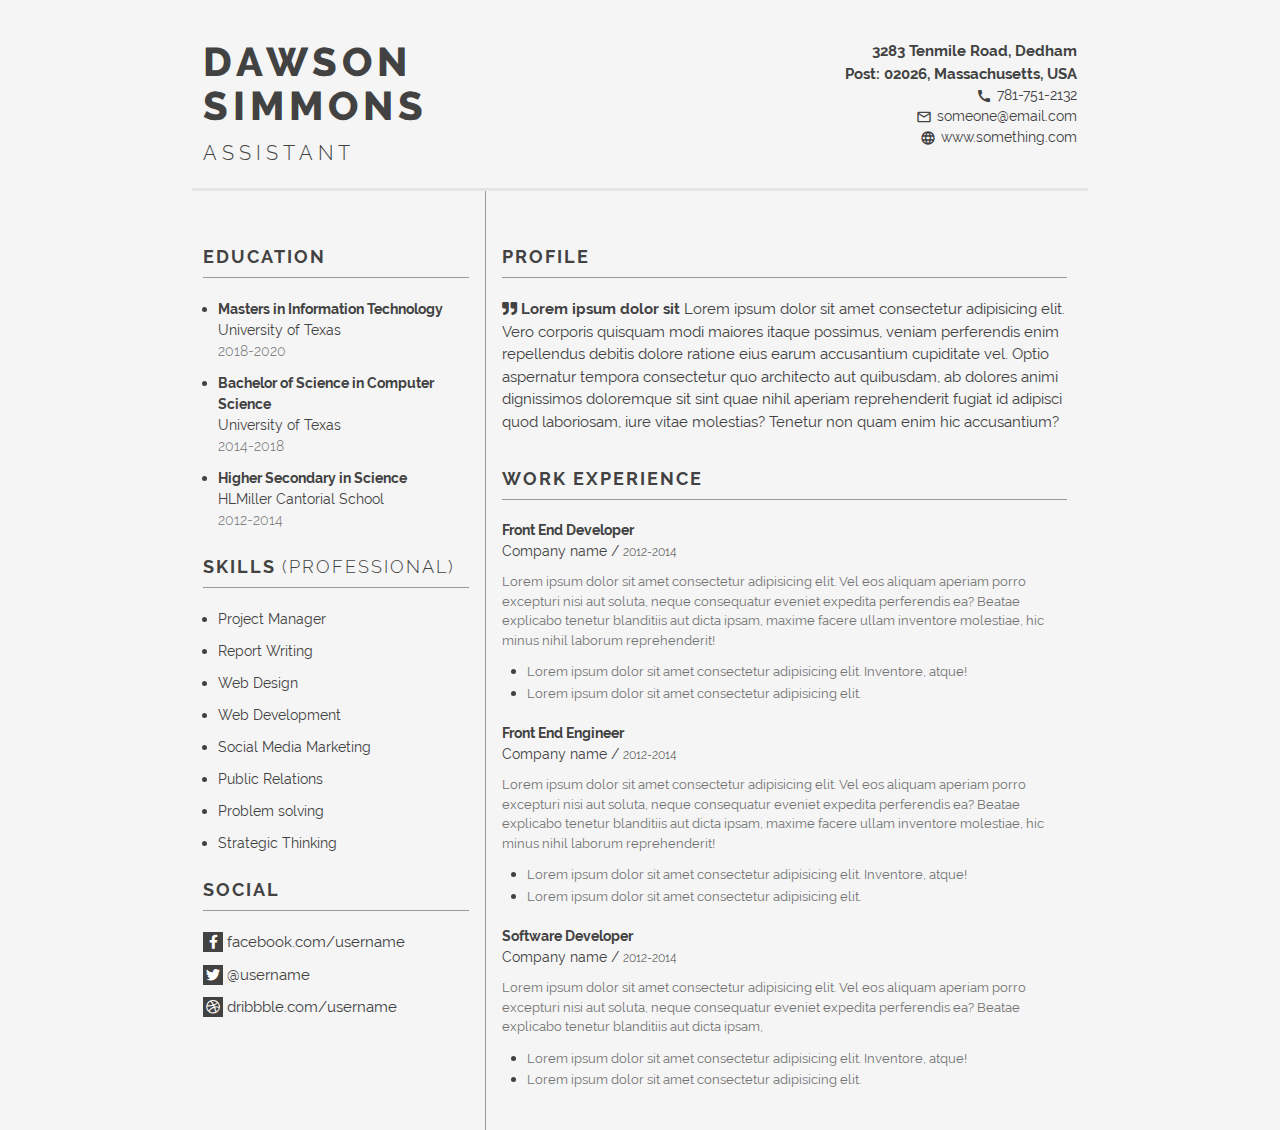
<file: cv_template_1/index.html>
<!DOCTYPE html>
<html lang="en">

<head>
  <meta charset="UTF-8">
  <meta name="viewport" content="width=device-width, initial-scale=1.0">
  <title>CV Template 1</title>
  <link rel="stylesheet" href="assets/css/material-icons.min.css">
  <link rel="stylesheet" href="assets/css/all.min.css">
  <link rel="stylesheet" href="assets/css/materialize.min.css">
  <link rel="stylesheet" href="assets/css/style.css">
  <link rel="stylesheet" href="assets/css/responsive.css">
</head>

<body>
  <!-- Header -->
  <header>
    <div class="container">
      <div class="row">
        <div class="col l4 m12">
          <div class="cv-top">
            <h3 class="name">Dawson simmons</h3>
            <p class="position">Assistant</p>
          </div>
        </div>
        <div class="col l8 m12">
          <div class="address">
            <div class="area">
              <p>3283 Tenmile Road, Dedham</p>
              <p>Post: 02026, Massachusetts, USA</p>
            </div>
            <div class="contact">
              <p>
                <i class="material-icons">call</i>
                <span>781-751-2132</span>
              </p>
              <p>
                <i class="material-icons">mail_outline</i>
                <span>someone@email.com</span>
              </p>
              <p>
                <i class="material-icons">language</i>
                <span>www.something.com</span>
              </p>
            </div>
          </div>
        </div>
      </div>
      <div class="divider"></div>
    </div>
  </header>
  <!-- Header Ends-->

  <main>
    <!-- CV Details goes here -->
    <section class="cv">
      <div class="container">
        <div class="row">
          <!-- left part -->
          <div class="col l4 m12 s12">
            <div class="cv-box">
              <div class="cv-box-single">
                <div class="cv-title">
                  <h5>Education</h5>
                </div>
                <div class="cv-left-content">
                  <ul>
                    <li>
                      <p class="degree-name">Masters in Information Technology</p>
                      <p class="uni-name">University of Texas</p>
                      <p class="pass-year">2018-2020</p>
                    </li>
                    <li>
                      <p class="degree-name">Bachelor of Science in Computer Science</p>
                      <p class="uni-name">University of Texas</p>
                      <p class="pass-year">2014-2018</p>
                    </li>
                    <li>
                      <p class="degree-name">Higher Secondary in Science</p>
                      <p class="uni-name">HLMiller Cantorial School</p>
                      <p class="pass-year">2012-2014</p>
                    </li>
                  </ul>
                </div>
              </div>
              <div class="cv-box-single">
                <div class="cv-title">
                  <h5>skills <span>(professional)</span></h5>
                </div>
                <div class="cv-left-content">
                  <ul>
                    <li>
                      <p>Project Manager</p>
                    </li>
                    <li>
                      <p>Report Writing</p>
                    </li>
                    <li>
                      <p>Web Design</p>
                    </li>
                    <li>
                      <p>Web Development</p>
                    </li>
                    <li>
                      <p>Social Media Marketing</p>
                    </li>
                    <li>
                      <p>Public Relations</p>
                    </li>
                    <li>
                      <p>Problem solving</p>
                    </li>
                    <li>
                      <p>Strategic Thinking</p>
                    </li>
                  </ul>
                </div>
              </div>
              <div class="cv-box-single">
                <div class="cv-title">
                  <h5>Social</h5>
                </div>
                <div class="cv-left-content">
                  <div class="social">
                    <p>
                      <i class="fab fa-facebook-f"></i>
                      <span>facebook.com/username</span>
                    </p>
                    <p>
                      <i class="fab fa-twitter"></i>
                      <span>@username</span>
                    </p>
                    <p>
                      <i class="fab fa-dribbble"></i>
                      <span>dribbble.com/username</span>
                    </p>
                  </div>
                </div>
              </div>
            </div>
          </div>
          <!-- left part ends -->

          <!-- right part -->
          <div class="col l8">
            <div class="cv-box line">
              <div class="cv-box-single ">
                <div class="cv-title">
                  <h5>profile</h5>
                </div>
                <div class="cv-right-content">
                  <p><i class="fas fa-quote-right"></i> <b>Lorem ipsum dolor sit </b> Lorem ipsum dolor sit amet
                    consectetur adipisicing elit. Vero corporis quisquam modi maiores itaque possimus, veniam
                    perferendis enim repellendus debitis dolore ratione eius earum accusantium cupiditate vel. Optio
                    aspernatur tempora consectetur quo architecto aut quibusdam, ab dolores animi dignissimos doloremque
                    sit sint quae nihil aperiam reprehenderit fugiat id adipisci quod laboriosam, iure vitae molestias?
                    Tenetur non quam enim hic accusantium?</p>
                </div>
              </div>
              <div class="cv-box-single">
                <div class="cv-title">
                  <h5>work experience</h5>
                </div>
                <div class="cv-right-content">
                  <div class="work-experience">
                    <p class="job-title">
                      Front End Developer
                    </p>
                    <p class="company-name">
                      Company name / <span>2012-2014</span>
                    </p>
                    <p class="job-des">
                      Lorem ipsum dolor sit amet consectetur adipisicing elit. Vel eos aliquam aperiam porro excepturi
                      nisi aut soluta, neque consequatur eveniet expedita perferendis ea? Beatae explicabo tenetur
                      blanditiis aut dicta ipsam, maxime facere ullam inventore molestiae, hic minus nihil laborum
                      reprehenderit!
                    </p>
                    <ul class="job-award">
                      <li>
                        <p>Lorem ipsum dolor sit amet consectetur adipisicing elit. Inventore, atque!</p>
                      </li>
                      <li>
                        <p>Lorem ipsum dolor sit amet consectetur adipisicing elit.</p>
                      </li>
                    </ul>
                  </div>
                  <div class="work-experience">
                    <p class="job-title">
                      Front End Engineer
                    </p>
                    <p class="company-name">
                      Company name / <span>2012-2014</span>
                    </p>
                    <p class="job-des">
                      Lorem ipsum dolor sit amet consectetur adipisicing elit. Vel eos aliquam aperiam porro excepturi
                      nisi aut soluta, neque consequatur eveniet expedita perferendis ea? Beatae explicabo tenetur
                      blanditiis aut dicta ipsam, maxime facere ullam inventore molestiae, hic minus nihil laborum
                      reprehenderit!
                    </p>
                    <ul class="job-award">
                      <li>
                        <p>Lorem ipsum dolor sit amet consectetur adipisicing elit. Inventore, atque!</p>
                      </li>
                      <li>
                        <p>Lorem ipsum dolor sit amet consectetur adipisicing elit.</p>
                      </li>
                    </ul>
                  </div>
                  <div class="work-experience">
                    <p class="job-title">
                      Software Developer
                    </p>
                    <p class="company-name">
                      Company name / <span>2012-2014</span>
                    </p>
                    <p class="job-des">
                      Lorem ipsum dolor sit amet consectetur adipisicing elit. Vel eos aliquam aperiam porro excepturi
                      nisi aut soluta, neque consequatur eveniet expedita perferendis ea? Beatae explicabo tenetur
                      blanditiis aut dicta ipsam,
                    </p>
                    <ul class="job-award">
                      <li>
                        <p>Lorem ipsum dolor sit amet consectetur adipisicing elit. Inventore, atque!</p>
                      </li>
                      <li>
                        <p>Lorem ipsum dolor sit amet consectetur adipisicing elit.</p>
                      </li>
                    </ul>
                  </div>
                </div>
              </div>
            </div>
          </div>
          <!-- right part ends -->
        </div>
      </div>
    </section>
  </main>
</body>

</html>
</file>
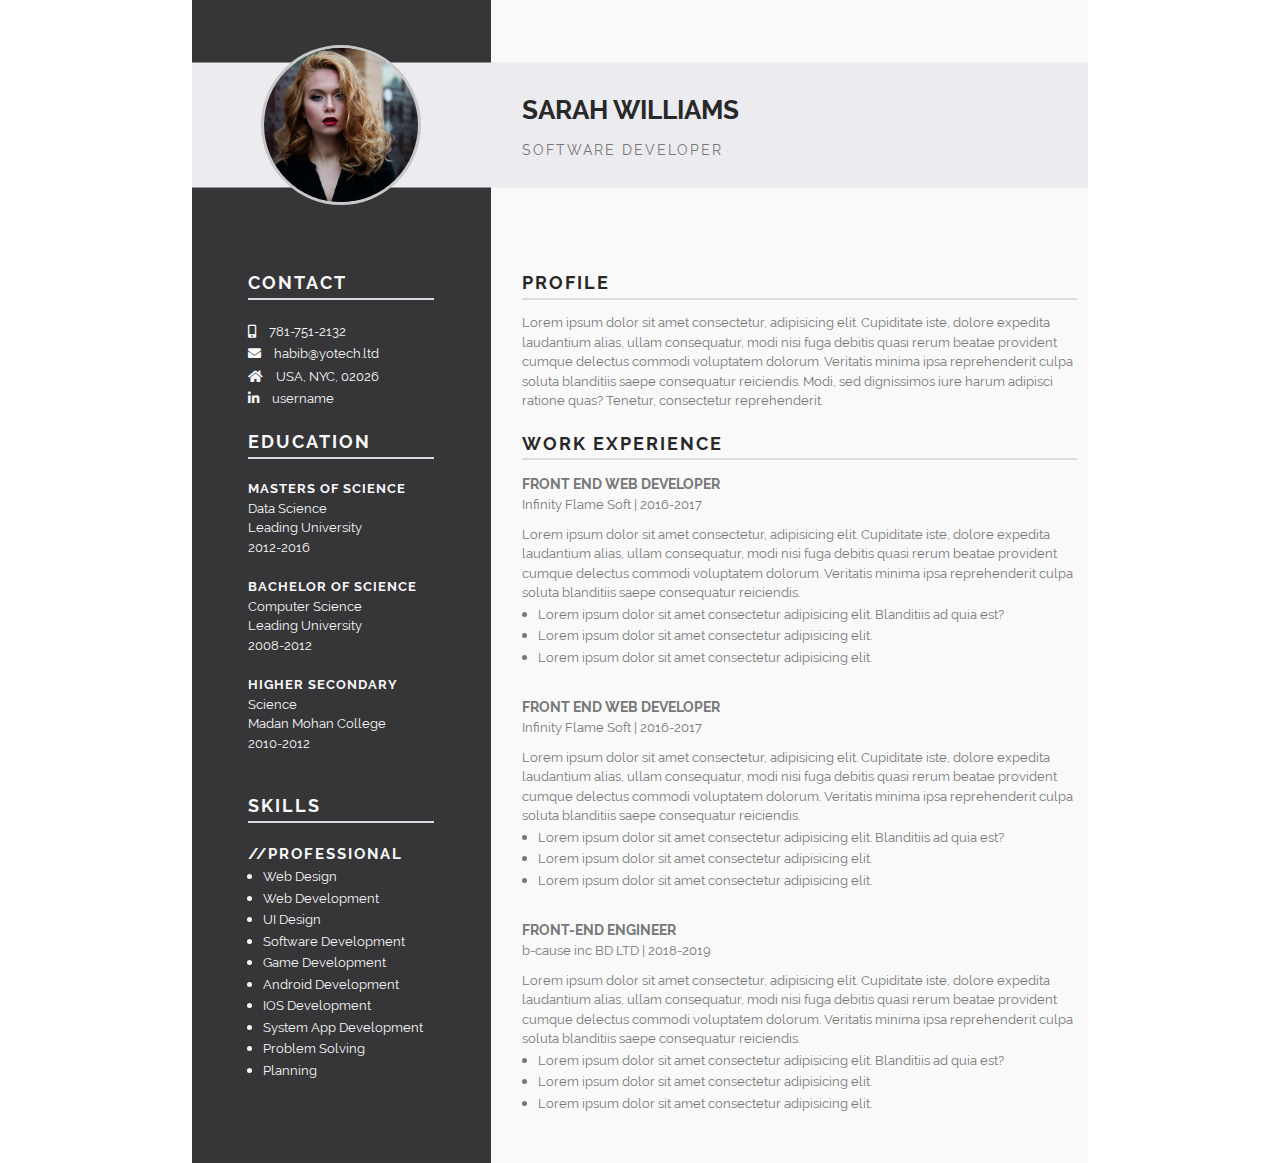
<file: cv_template_2/index.html>
<!DOCTYPE html>
<html lang="en">

<head>
  <meta charset="UTF-8">
  <meta name="viewport" content="width=device-width, initial-scale=1.0">
  <title>CV Template 2</title>
  <link rel="stylesheet" href="assets/css/material-icons.min.css">
  <link rel="stylesheet" href="assets/css/all.min.css">
  <link rel="stylesheet" href="assets/css/materialize.min.css">
  <link rel="stylesheet" href="assets/css/style.css">
  <link rel="stylesheet" href="assets/css/responsive.css">
</head>

<body>
  <section class="cv">
    <div class="container">
      <div class="background-color">
        <div class="header">
          <div class="row m-0">
            <div class="col s4 m4 l4">
              <div class="cv-left">
                <div class="cv-head">
                  <img src="assets/img/1.jpg" alt="">
                </div>
              </div>
            </div>
            <div class="col s8 m8 l8">
              <div class="cv-right">
                <div class="cv-head">
                  <h2 class="name">Sarah Williams</h2>
                  <p class="profession">Software Developer</p>
                </div>
              </div>
            </div>
          </div>
        </div>
        <div class="row">
          <div class="col s4 m4 l4">
            <div class="cv-left">
              <div class="cv-left-content">
                <div class="cv-left-title">
                  <h4>Contact</h4>
                </div>
                <div class="cv-content">
                  <ul>
                    <li>
                      <a href="#!">
                        <i class="fas fa-mobile-alt"></i>
                        <span>781-751-2132</span>
                      </a>
                    </li>
                    <li>
                      <a href="mailto:habib@yotech.ltd">
                        <i class="fas fa-envelope"></i>
                        <span>habib@yotech.ltd</span>
                      </a>
                    </li>
                    <li>
                      <a href="#!">
                        <i class="fas fa-home"></i>
                        <span>USA, NYC, 02026 </span>
                      </a>
                    </li>
                    <li>
                      <a href="#!">
                        <i class="fab fa-linkedin-in"></i>
                        <span>username</span>
                      </a>
                    </li>
                  </ul>
                </div>
              </div>
              <div class="cv-left-content">
                <div class="cv-left-title">
                  <h4>Education</h4>
                </div>
                <div class="cv-content">
                  <ul class="education">
                    <li>
                      <p class="degree">Masters of Science</p>
                      <p class="major">Data Science</p>
                      <p class="uni-name">Leading University</p>
                      <p class="grad-year">2012-2016</p>
                    </li>
                    <li>
                      <p class="degree">Bachelor of Science</p>
                      <p class="major">Computer Science</p>
                      <p class="uni-name">Leading University</p>
                      <p class="grad-year">2008-2012</p>
                    </li>
                    <li>
                      <p class="degree">Higher Secondary</p>
                      <p class="major">Science</p>
                      <p class="uni-name">Madan Mohan College</p>
                      <p class="grad-year">2010-2012</p>
                    </li>
                  </ul>
                </div>
              </div>
              <div class="cv-left-content">
                <div class="cv-left-title">
                  <h4>Skills</h4>
                </div>
                <div class="cv-content">
                  <p class="professional">//Professional</p>

                  <ul class="skill">

                    <li>
                      <p class="single-skill">Web Design</p>
                    </li>
                    <li>
                      <p class="single-skill">Web Development</p>
                    </li>
                    <li>
                      <p class="single-skill">UI Design</p>
                    </li>
                    <li>
                      <p class="single-skill">Software Development</p>
                    </li>
                    <li>
                      <p class="single-skill">Game Development</p>
                    </li>
                    <li>
                      <p class="single-skill">Android Development</p>
                    </li>
                    <li>
                      <p class="single-skill">IOS Development</p>
                    </li>
                    <li>
                      <p class="single-skill">System App Development</p>
                    </li>
                    <li>
                      <p class="single-skill">Problem Solving</p>
                    </li>
                    <li>
                      <p class="single-skill">Planning</p>
                    </li>
                  </ul>
                </div>
              </div>
            </div>
          </div>
          <div class="col s8 m8 l8">
            <div class="bg-white">
              <div class="row">
                <div class="col l12">
                  <div class="cv-right">
                    <div class="cv-right-content">
                      <div class="cv-title">
                        <h4>profile</h4>
                      </div>
                      <div class="cv-content">
                        <div class="cv-des">
                          <p>Lorem ipsum dolor sit amet consectetur, adipisicing elit. Cupiditate iste, dolore expedita
                            laudantium alias, ullam consequatur, modi nisi fuga debitis quasi rerum beatae provident
                            cumque
                            delectus commodi voluptatem dolorum. Veritatis minima ipsa reprehenderit culpa soluta
                            blanditiis
                            saepe consequatur reiciendis. Modi, sed dignissimos iure harum adipisci ratione quas?
                            Tenetur,
                            consectetur reprehenderit.</p>
                        </div>
                      </div>
                    </div>
                    <div class="cv-right-content">
                      <div class="cv-title">
                        <h4>work experience</h4>
                      </div>
                      <div class="cv-content">
                        <div class="job-title">
                          <p class="title">Front End Web Developer</p>
                          <p class="company">Infinity Flame Soft | <span>2016-2017</span></p>
                        </div>
                        <div class="cv-des">
                          <p>Lorem ipsum dolor sit amet consectetur, adipisicing elit. Cupiditate iste, dolore expedita
                            laudantium alias, ullam consequatur, modi nisi fuga debitis quasi rerum beatae provident
                            cumque
                            delectus commodi voluptatem dolorum. Veritatis minima ipsa reprehenderit culpa soluta
                            blanditiis
                            saepe consequatur reiciendis.</p>
                        </div>
                        <div class="job-award">
                          <ul>
                            <li>
                              <p>Lorem ipsum dolor sit amet consectetur adipisicing elit. Blanditiis ad quia est?</p>
                            </li>
                            <li>
                              <p>Lorem ipsum dolor sit amet consectetur adipisicing elit.</p>
                            </li>
                            <li>
                              <p>Lorem ipsum dolor sit amet consectetur adipisicing elit.</p>
                            </li>
                          </ul>
                        </div>
                      </div>
                      <div class="cv-content">
                        <div class="job-title">
                          <p class="title">Front End Web Developer</p>
                          <p class="company">Infinity Flame Soft | <span>2016-2017</span></p>
                        </div>
                        <div class="cv-des">
                          <p>Lorem ipsum dolor sit amet consectetur, adipisicing elit. Cupiditate iste, dolore expedita
                            laudantium alias, ullam consequatur, modi nisi fuga debitis quasi rerum beatae provident
                            cumque
                            delectus commodi voluptatem dolorum. Veritatis minima ipsa reprehenderit culpa soluta
                            blanditiis
                            saepe consequatur reiciendis.</p>
                        </div>
                        <div class="job-award">
                          <ul>
                            <li>
                              <p>Lorem ipsum dolor sit amet consectetur adipisicing elit. Blanditiis ad quia est?</p>
                            </li>
                            <li>
                              <p>Lorem ipsum dolor sit amet consectetur adipisicing elit.</p>
                            </li>
                            <li>
                              <p>Lorem ipsum dolor sit amet consectetur adipisicing elit.</p>
                            </li>
                          </ul>
                        </div>
                      </div>
                      <div class="cv-content">
                        <div class="job-title">
                          <p class="title">Front-End Engineer</p>
                          <p class="company">b-cause inc BD LTD | <span>2018-2019</span></p>
                        </div>
                        <div class="cv-des">
                          <p>Lorem ipsum dolor sit amet consectetur, adipisicing elit. Cupiditate iste, dolore expedita
                            laudantium alias, ullam consequatur, modi nisi fuga debitis quasi rerum beatae provident
                            cumque
                            delectus commodi voluptatem dolorum. Veritatis minima ipsa reprehenderit culpa soluta
                            blanditiis
                            saepe consequatur reiciendis.</p>
                        </div>
                        <div class="job-award">
                          <ul>
                            <li>
                              <p>Lorem ipsum dolor sit amet consectetur adipisicing elit. Blanditiis ad quia est?</p>
                            </li>
                            <li>
                              <p>Lorem ipsum dolor sit amet consectetur adipisicing elit.</p>
                            </li>
                            <li>
                              <p>Lorem ipsum dolor sit amet consectetur adipisicing elit.</p>
                            </li>
                          </ul>
                        </div>
                      </div>
                    </div>
                  </div>
                </div>
              </div>
            </div>
          </div>
        </div>
      </div>
    </div>
  </section>
</body>

</html>
</file>
<file: cv_template_1/assets/css/style.css>
* {
  margin: 0;
  padding: 0;
  -webkit-box-sizing: border-box;
          box-sizing: border-box;
}

html,
body {
  height: 100%;
}

@font-face {
  font-family: 'Raleway';
  src: url("../fonts/Raleway/Raleway-Black.ttf");
  font-weight: 900;
}

@font-face {
  font-family: 'Raleway';
  src: url("../fonts/Raleway/Raleway-Bold.ttf");
  font-weight: 700;
}

@font-face {
  font-family: 'Raleway';
  src: url("../fonts/Raleway/Raleway-ExtraBold.ttf");
  font-weight: 800;
}

@font-face {
  font-family: 'Raleway';
  src: url("../fonts/Raleway/Raleway-Light.ttf");
  font-weight: 300;
}

@font-face {
  font-family: 'Raleway';
  src: url("../fonts/Raleway/Raleway-Regular.ttf");
  font-weight: 400;
}

@font-face {
  font-family: 'Material Icons';
  font-style: normal;
  font-weight: 400;
  src: url(../iconfont/MaterialIcons-Regular.eot);
  /* For IE6-8 */
  src: local("Material Icons"), local("MaterialIcons-Regular"), url(../iconfont/MaterialIcons-Regular.woff2) format("woff2"), url(../iconfont/MaterialIcons-Regular.woff) format("woff"), url(../iconfont/MaterialIcons-Regular.ttf) format("truetype");
}

m-0 {
  margin: 0;
}

.border-none {
  border-top: none !important;
  border-right: none !important;
  border-left: none !important;
  border-bottom: none !important;
}

.material-icons {
  font-family: 'Material Icons';
  font-weight: normal;
  font-style: normal;
  font-size: 24px;
  /* Preferred icon size */
  display: inline-block;
  line-height: 1;
  text-transform: none;
  letter-spacing: normal;
  word-wrap: normal;
  white-space: nowrap;
  direction: ltr;
  /* Support for all WebKit browsers. */
  -webkit-font-smoothing: antialiased;
  /* Support for Safari and Chrome. */
  text-rendering: optimizeLegibility;
  /* Support for Firefox. */
  -moz-osx-font-smoothing: grayscale;
  /* Support for IE. */
  -webkit-font-feature-settings: 'liga';
          font-feature-settings: 'liga';
}

body {
  font-family: 'Raleway', 'sans-serif';
  position: relative;
  color: #424242;
  background-color: #f5f5f5;
}

.divider {
  background-color: #e5e5e5;
  height: 3px;
}

.line {
  position: relative;
}

.line::before {
  position: absolute;
  content: '';
  background-color: #999;
  width: 1px;
  height: 100%;
  left: -3%;
  top: 0;
}

header {
  padding: 40px 0 0 0;
}

header .cv-top .name {
  font-size: 40px;
  text-transform: uppercase;
  font-weight: 800;
  letter-spacing: 5px;
  margin: 0;
  margin-bottom: 10px;
}

header .cv-top .position {
  text-transform: uppercase;
  font-weight: 300;
  font-size: 20px;
  letter-spacing: 5px;
}

header .address {
  text-align: right;
}

header .address .area p {
  font-weight: 700;
}

header .address .contact p {
  -webkit-box-pack: end;
      -ms-flex-pack: end;
          justify-content: flex-end;
  margin: 0;
  display: -webkit-box;
  display: -ms-flexbox;
  display: flex;
  font-size: 16px;
  -webkit-box-align: center;
      -ms-flex-align: center;
          align-items: center;
}

header .address .contact p span {
  font-size: 14px;
}

header .address .contact p i {
  padding-right: 5px;
  font-size: 16px;
}

section .cv-box {
  padding-top: 40px;
}

section .cv-box-single {
  padding: 0 10px 0 0;
}

section .cv-box-single .cv-title {
  border-bottom: 1px solid #999;
}

section .cv-box-single .cv-title h5 {
  letter-spacing: 2px;
  text-transform: uppercase;
  font-weight: 700;
  font-size: 18px;
}

section .cv-box-single .cv-title h5 span {
  font-weight: 300;
  letter-spacing: 2px;
}

section .cv-box-single .cv-left-content ul {
  padding-top: 20px;
}

section .cv-box-single .cv-left-content ul li {
  margin-left: 15px;
  list-style: disc;
  padding-bottom: 10px;
}

section .cv-box-single .cv-left-content ul li p {
  font-size: 14px;
}

section .cv-box-single .cv-left-content ul li .degree-name {
  font-weight: 700;
}

section .cv-box-single .cv-left-content ul li .uni-name {
  font-weight: 400;
}

section .cv-box-single .cv-left-content ul li .pass-year {
  color: #717171;
  font-weight: 300;
}

section .cv-box-single .cv-left-content .social {
  padding-top: 20px;
}

section .cv-box-single .cv-left-content .social p {
  padding-bottom: 10px;
}

section .cv-box-single .cv-left-content .social p i {
  background-color: #424242;
  color: #fff;
  width: 20px;
  height: 20px;
  line-height: 20px;
  text-align: center;
  font-size: 14px;
}

section .cv-box-single .cv-right-content {
  padding: 20px 0;
}

section .cv-box-single .cv-right-content .work-experience {
  padding-bottom: 20px;
}

section .cv-box-single .cv-right-content .work-experience p {
  font-size: 14px;
}

section .cv-box-single .cv-right-content .work-experience .job-title {
  font-weight: 700;
}

section .cv-box-single .cv-right-content .work-experience .company-name {
  font-weight: 400;
}

section .cv-box-single .cv-right-content .work-experience .company-name span {
  font-size: 12px;
  font-weight: 300;
}

section .cv-box-single .cv-right-content .work-experience .job-des {
  color: #717171;
  font-size: 13px;
  padding: 10px 0;
}

section .cv-box-single .cv-right-content .work-experience .job-award {
  padding: 0 0 0 25px;
}

section .cv-box-single .cv-right-content .work-experience .job-award li {
  list-style-type: disc;
}

section .cv-box-single .cv-right-content .work-experience .job-award li p {
  font-size: 13px;
  color: #717171;
}
/*# sourceMappingURL=style.css.map */
</file>
<file: cv_template_1/assets/css/responsive.css>
/* XL Device :992px. 980px */
/* MD Device :768px. 750px */
@media (max-width: 991px) {
  .line::before {
    display: none !important;
  }
  header .address {
    margin-top: 10px;
    text-align: left;
  }
  header .address .contact p {
    -webkit-box-pack: start;
        -ms-flex-pack: start;
            justify-content: flex-start;
  }
  .cv-box {
    display: -webkit-box;
    display: -ms-flexbox;
    display: flex;
  }
  .cv .line {
    -webkit-box-orient: vertical;
    -webkit-box-direction: normal;
        -ms-flex-flow: column;
            flex-flow: column;
  }
}

/* Mobile Layout: 320px. 300px */
@media (max-width: 767px) {
  .cv-box {
    display: -webkit-box;
    display: -ms-flexbox;
    display: flex;
    -webkit-box-orient: vertical;
    -webkit-box-direction: normal;
        -ms-flex-flow: column;
            flex-flow: column;
  }
}
/*# sourceMappingURL=responsive.css.map */
</file>
<file: cv_template_2/assets/css/style.css>
* {
  margin: 0;
  padding: 0;
  -webkit-box-sizing: border-box;
          box-sizing: border-box;
}

html,
body {
  height: 100%;
}

@font-face {
  font-family: 'Raleway';
  src: url("../fonts/Raleway/Raleway-Black.ttf");
  font-weight: 900;
}

@font-face {
  font-family: 'Raleway';
  src: url("../fonts/Raleway/Raleway-Bold.ttf");
  font-weight: 700;
}

@font-face {
  font-family: 'Raleway';
  src: url("../fonts/Raleway/Raleway-ExtraBold.ttf");
  font-weight: 800;
}

@font-face {
  font-family: 'Raleway';
  src: url("../fonts/Raleway/Raleway-Light.ttf");
  font-weight: 300;
}

@font-face {
  font-family: 'Raleway';
  src: url("../fonts/Raleway/Raleway-Regular.ttf");
  font-weight: 400;
}

.border-none {
  border-top: none !important;
  border-right: none !important;
  border-left: none !important;
  border-bottom: none !important;
}

.m-0 {
  margin: 0;
}

.h-100 {
  height: 100%;
}

body {
  font-family: 'Raleway', 'sans-serif';
  position: relative;
}

.cv .cv-left-content .cv-left-title h4, .cv .cv-right-content .cv-title h4 {
  font-size: 18px;
  text-transform: uppercase;
  font-weight: 700;
  letter-spacing: 2px;
  padding-bottom: 5px;
}

.cv .background-color {
  position: relative;
}

.cv .background-color::before {
  position: absolute;
  content: '';
  top: 0;
  left: 0;
  width: 33.33%;
  height: 100%;
  z-index: -2;
  background-color: #363638;
}

.cv .background-color::after {
  position: absolute;
  content: '';
  top: 0;
  left: 33.33%;
  width: 66.66%;
  background-color: #F9F9F9;
  height: 100%;
  z-index: -2;
}

.cv .background-color .header {
  position: relative;
  margin: 0;
  padding: 45px 0;
}

.cv .background-color .header::before {
  position: absolute;
  content: '';
  width: 100%;
  height: 50%;
  z-index: -1;
  background-color: #ECEBF0;
  top: 50%;
  left: 0;
  -webkit-transform: translate(0, -50%);
          transform: translate(0, -50%);
}

.cv .cv-left {
  padding: 0 45px;
}

.cv .cv-left .cv-head {
  display: table;
  margin: auto;
}

.cv .cv-left .cv-head img {
  -o-object-fit: cover;
     object-fit: cover;
  display: block;
  border-radius: 50%;
  width: 160px;
  height: 160px;
  border: 3px solid #c8c8c8;
}

.cv .cv-left-content .cv-left-title h4 {
  color: #f9f9fb;
  border-bottom: 2px solid #dadae2;
}

.cv .cv-left-content .cv-content {
  margin: 20px 0;
}

.cv .cv-left-content .cv-content .professional {
  font-weight: 600;
  text-transform: uppercase;
  color: #f9f9fb;
  letter-spacing: 2px;
}

.cv .cv-left-content .cv-content ul li a {
  color: #f9f9fb;
  font-size: 13px;
}

.cv .cv-left-content .cv-content ul li a i {
  padding-right: 10px;
  text-align: center;
}

.cv .cv-left-content .cv-content ul li p {
  color: #f9f9fb;
  font-size: 13px;
}

.cv .cv-left-content .cv-content .education li {
  padding-bottom: 20px;
}

.cv .cv-left-content .cv-content .education li p {
  color: #f9f9fb;
  font-size: 13px;
}

.cv .cv-left-content .cv-content .education li .degree {
  font-weight: 600;
  text-transform: uppercase;
  letter-spacing: 1px;
}

.cv .cv-left-content .cv-content .skill {
  padding-left: 15px;
}

.cv .cv-left-content .cv-content .skill li {
  list-style: disc;
  color: #f9f9fb;
}

.cv .cv-right {
  padding-left: 20px;
}

.cv .cv-right .cv-head {
  height: 160px;
  display: -webkit-box;
  display: -ms-flexbox;
  display: flex;
  -webkit-box-orient: vertical;
  -webkit-box-direction: normal;
      -ms-flex-flow: column;
          flex-flow: column;
  -webkit-box-pack: center;
      -ms-flex-pack: center;
          justify-content: center;
}

.cv .cv-right .cv-head .name {
  text-transform: uppercase;
  font-weight: 600;
  margin: 0;
  font-size: 26px;
  line-height: 40px;
  color: #282828;
}

.cv .cv-right .cv-head .profession {
  letter-spacing: 2px;
  color: #777777;
  padding-top: 10px;
  font-size: 14px;
  text-transform: uppercase;
}

.cv .cv-right-content .cv-title h4 {
  color: #282828;
  border-bottom: 2px solid #dadae2;
}

.cv .cv-right-content .cv-content p {
  font-size: 13px;
  color: #777777;
}

.cv .cv-right-content .cv-content .job-title {
  margin-bottom: 10px;
}

.cv .cv-right-content .cv-content .job-title .title {
  font-size: 14px;
  font-weight: 600;
  text-transform: uppercase;
}

.cv .cv-right-content .cv-content .job-award {
  margin-bottom: 30px;
}

.cv .cv-right-content .cv-content .job-award ul {
  padding-left: 16px;
}

.cv .cv-right-content .cv-content .job-award ul li {
  list-style: disc;
  color: #777777;
}
/*# sourceMappingURL=style.css.map */
</file>
<file: cv_template_2/assets/css/responsive.css>
@media (max-width: 1200px) {
  .cv-left {
    padding: 0 30px !important;
  }
}

@media (max-width: 991px) {
  .cv-left {
    padding: 0 10px !important;
  }
  .header {
    padding: 30px 0 !important;
  }
  .cv-content ul li a i {
    padding-right: 5px !important;
  }
  .cv-head {
    height: 130px !important;
  }
  .cv-head img {
    width: 130px !important;
    height: 130px !important;
  }
}

/* Mobile Layout: 320px. 300px */
@media (max-width: 599px) {
  body p {
    word-break: break-all !important;
  }
  body h4 {
    word-break: break-all;
  }
  body span {
    word-break: break-all;
  }
  body a {
    word-break: break-all;
  }
  .cv-left {
    padding: 0 0 !important;
  }
  .header {
    padding: 15px 0 !important;
  }
  .cv-content ul li a i {
    padding-right: 5px !important;
  }
  .cv-head {
    height: 90px !important;
  }
  .cv-head img {
    width: 90px !important;
    height: 90px !important;
  }
  .cv-head .name {
    font-size: 14px !important;
    line-height: 1 !important;
  }
  .cv-head .profession {
    padding-top: 0 !important;
    font-size: 12px !important;
    letter-spacing: 0 !important;
  }
  .cv-left-title h4 {
    font-size: 13px !important;
  }
  .cv-title h4 {
    font-size: 13px !important;
  }
  .cv-content ul li a {
    font-size: 11px !important;
  }
  .education li p {
    font-size: 11px !important;
  }
  .professional {
    font-size: 11px;
    word-break: break-all;
  }
  .cv-content p {
    font-size: 11px !important;
  }
  .title {
    font-size: 11px !important;
  }
  .cv-des p {
    font-size: 11px !important;
  }
}
/*# sourceMappingURL=responsive.css.map */
</file>
